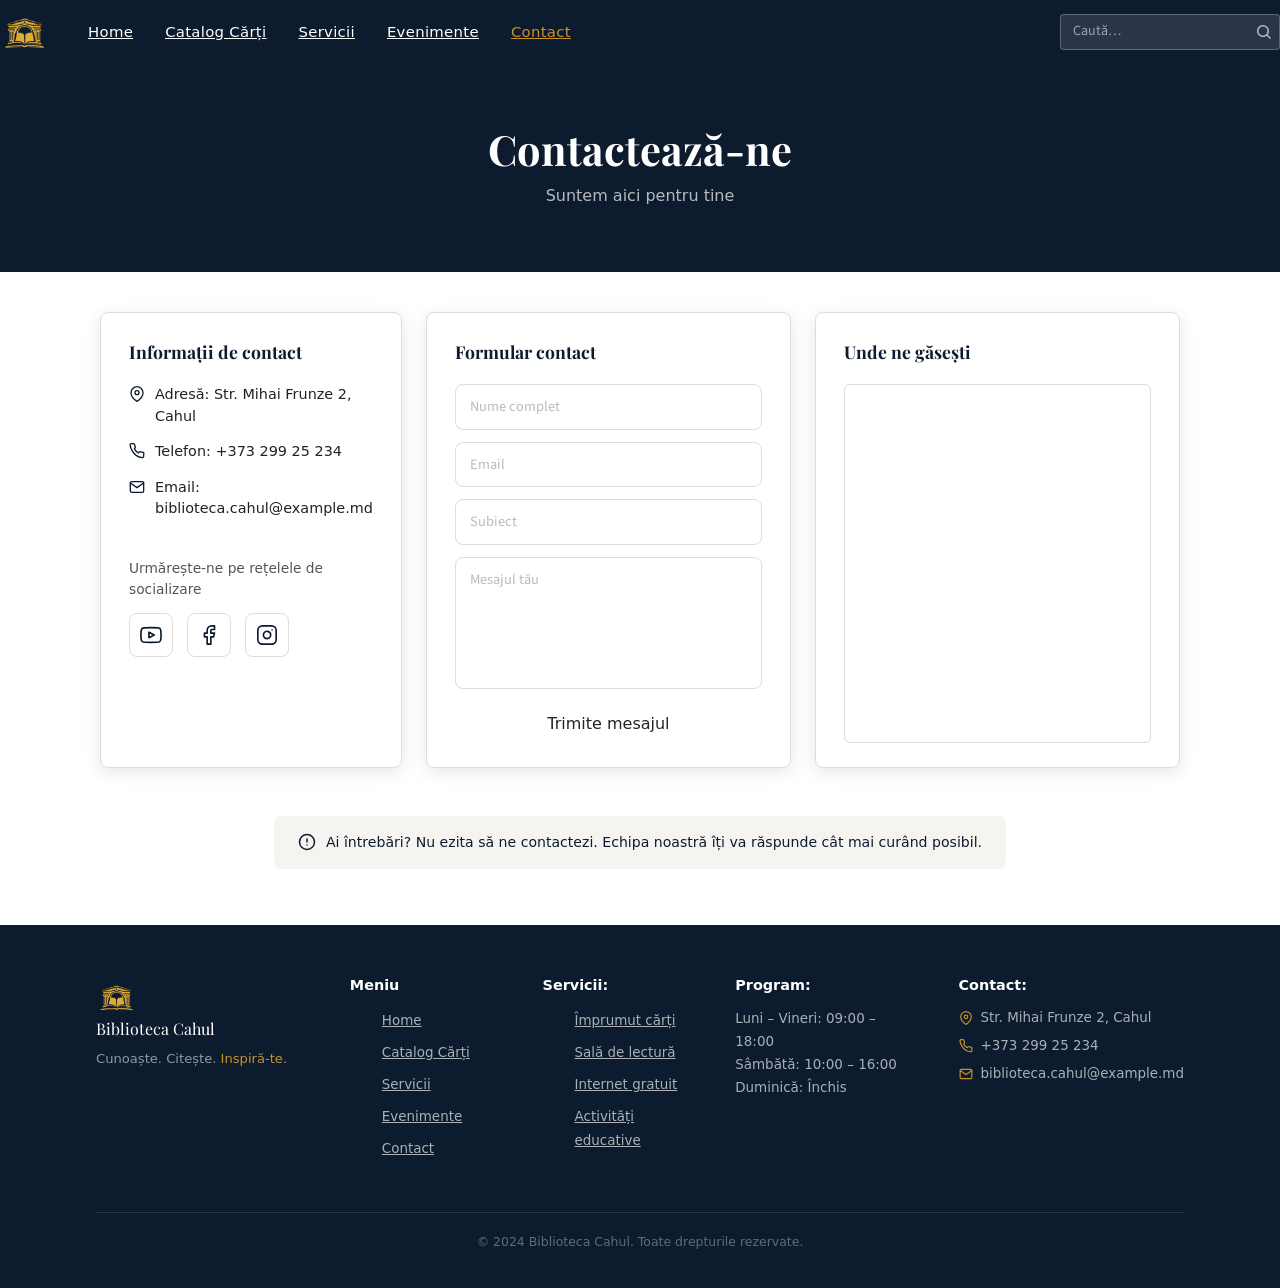
<file: contact.html>
<!DOCTYPE html>
<html lang="ro">
<head>
  <meta charset="UTF-8" />
  <meta name="viewport" content="width=device-width, initial-scale=1.0" />
  <title>Contact – Biblioteca Cahul</title>
  <link rel="stylesheet" href="css/contact.css" />
  <link href="https://cdn.jsdelivr.net/npm/bootstrap@5.3.8/dist/css/bootstrap.min.css" rel="stylesheet">
</head>
<body>

<header class="navbar">
  <a href="index.html" class="navbar__logo">
    <img src="logo-biblioteca.png" alt="Logo Biblioteca Cahul" class="navbar__logo-img" />
  </a>
  <nav class="navbar__nav">
    <a href="index.html">Home</a>
    <a href="catalog.html">Catalog Cărți</a>
    <a href="servicii.html">Servicii</a>
    <a href="evenimente.html">Evenimente</a>
    <a href="contact.html" class="nav--active">Contact</a>
  </nav>
  <div class="navbar__search">
    <input type="text" placeholder="Caută…" />
    <button aria-label="Caută">
      <svg width="15" height="15" viewBox="0 0 20 20" fill="currentColor">
        <path fill-rule="evenodd" d="M12.9 14.32a8 8 0 1 1 1.41-1.41l4.38 4.38-1.41 1.41-4.38-4.38zM8 14A6 6 0 1 0 8 2a6 6 0 0 0 0 12z" clip-rule="evenodd"/>
      </svg>
    </button>
  </div>
</header>

<section class="contact-hero">
  <h1>Contactează-ne</h1>
  <p>Suntem aici pentru tine</p>
</section>

<section class="contact-main">
  <div class="contact-grid">

    <div class="contact-card">
      <h3>Informații de contact</h3>
      <div class="contact-info-item">
        <svg width="16" height="16" viewBox="0 0 24 24" fill="none" stroke="currentColor" stroke-width="2" stroke-linecap="round" stroke-linejoin="round">
          <path d="M21 10c0 7-9 13-9 13S3 17 3 10a9 9 0 0 1 18 0z"/><circle cx="12" cy="10" r="3"/>
        </svg>
        <span>Adresă: Str. Mihai Frunze 2, Cahul</span>
      </div>
      <div class="contact-info-item">
        <svg width="16" height="16" viewBox="0 0 24 24" fill="none" stroke="currentColor" stroke-width="2" stroke-linecap="round" stroke-linejoin="round">
          <path d="M22 16.92v3a2 2 0 0 1-2.18 2 19.79 19.79 0 0 1-8.63-3.07A19.5 19.5 0 0 1 4.69 11.5a19.79 19.79 0 0 1-3.07-8.67A2 2 0 0 1 3.6 1h3a2 2 0 0 1 2 1.72c.127.96.361 1.903.7 2.81a2 2 0 0 1-.45 2.11L8.09 8.91a16 16 0 0 0 6 6l1.27-1.27a2 2 0 0 1 2.11-.45c.907.339 1.85.573 2.81.7A2 2 0 0 1 22 16.92z"/>
        </svg>
        <span>Telefon: +373 299 25 234</span>
      </div>
      <div class="contact-info-item">
        <svg width="16" height="16" viewBox="0 0 24 24" fill="none" stroke="currentColor" stroke-width="2" stroke-linecap="round" stroke-linejoin="round">
          <path d="M4 4h16c1.1 0 2 .9 2 2v12c0 1.1-.9 2-2 2H4c-1.1 0-2-.9-2-2V6c0-1.1.9-2 2-2z"/><polyline points="22,6 12,13 2,6"/>
        </svg>
        <span>Email: biblioteca.cahul@example.md</span>
      </div>
      <div class="contact-social-section">
        <p class="contact-social-label">Urmărește-ne pe rețelele de socializare</p>
        <div class="contact-social-icons">
          <a href="#" aria-label="YouTube" class="social-icon">
            <svg width="22" height="22" viewBox="0 0 24 24" fill="none" stroke="currentColor" stroke-width="1.8" stroke-linecap="round" stroke-linejoin="round">
              <path d="M22.54 6.42a2.78 2.78 0 0 0-1.95-1.97C18.88 4 12 4 12 4s-6.88 0-8.59.45A2.78 2.78 0 0 0 1.46 6.42 29 29 0 0 0 1 12a29 29 0 0 0 .46 5.58A2.78 2.78 0 0 0 3.41 19.6C5.12 20 12 20 12 20s6.88 0 8.59-.4a2.78 2.78 0 0 0 1.95-1.97A29 29 0 0 0 23 12a29 29 0 0 0-.46-5.58z"/>
              <polygon points="9.75 15.02 15.5 12 9.75 8.98 9.75 15.02"/>
            </svg>
          </a>
          <a href="#" aria-label="Facebook" class="social-icon">
            <svg width="22" height="22" viewBox="0 0 24 24" fill="none" stroke="currentColor" stroke-width="1.8" stroke-linecap="round" stroke-linejoin="round">
              <path d="M18 2h-3a5 5 0 0 0-5 5v3H7v4h3v8h4v-8h3l1-4h-4V7a1 1 0 0 1 1-1h3z"/>
            </svg>
          </a>
          <a href="#" aria-label="Instagram" class="social-icon">
            <svg width="22" height="22" viewBox="0 0 24 24" fill="none" stroke="currentColor" stroke-width="1.8" stroke-linecap="round" stroke-linejoin="round">
              <rect x="2" y="2" width="20" height="20" rx="5" ry="5"/>
              <path d="M16 11.37A4 4 0 1 1 12.63 8 4 4 0 0 1 16 11.37z"/>
              <line x1="17.5" y1="6.5" x2="17.51" y2="6.5"/>
            </svg>
          </a>
        </div>
      </div>
    </div>

    <div class="contact-card">
  <h3>Formular contact</h3>

  <form
    action="https://api.sheetmonkey.io/form/x7144aUy2bgkZtvPmqAtgN"
    method="POST"
    class="contact-form"
  >

    <input
      type="text"
      name="Nume"
      placeholder="Nume complet"
      class="contact-input"
      required
    />

    <input
      type="email"
      name="Email"
      placeholder="Email"
      class="contact-input"
      required
    />

    <input
      type="text"
      name="Subiect"
      placeholder="Subiect"
      class="contact-input"
      required
    />

    <textarea
      name="Mesaj"
      placeholder="Mesajul tău"
      class="contact-textarea"
      rows="5"
      required
    ></textarea>

    <input
      type="hidden"
      name="Pagina"
      value="Contact"
    />

    <button type="submit" class="btn btn--navy contact-submit">
      Trimite mesajul
    </button>

  </form>
</div>

    <div class="contact-card contact-card--map">
      <h3>Unde ne găsești</h3>
      <div class="contact-map">
        <iframe
          title="Biblioteca Cahul pe hartă"
          src="https://www.google.com/maps/embed?pb=!1m18!1m12!1m3!1d2756.1!2d28.1939!3d45.9041!2m3!1f0!2f0!3f0!3m2!1i1024!2i768!4f13.1!3m3!1m2!1s0x40b6e0c5c5c5c5c5%3A0x0!2sStr.+Mihai+Frunze+2%2C+Cahul!5e0!3m2!1sro!2smd!4v1700000000000"
          width="100%" height="100%" style="border:0;"
          allowfullscreen="" loading="lazy" referrerpolicy="no-referrer-when-downgrade">
        </iframe>
      </div>
    </div>

  </div>
</section>

<div class="contact-banner">
  <div class="contact-banner-inner">
    <svg width="18" height="18" viewBox="0 0 24 24" fill="none" stroke="currentColor" stroke-width="2" stroke-linecap="round" stroke-linejoin="round">
      <circle cx="12" cy="12" r="10"/><line x1="12" y1="8" x2="12" y2="12"/><line x1="12" y1="16" x2="12.01" y2="16"/>
    </svg>
    <span>Ai întrebări? Nu ezita să ne contactezi. Echipa noastră îți va răspunde cât mai curând posibil.</span>
  </div>
</div>

<footer>
  <div class="footer__inner">
    <div class="footer__brand">
      <div class="logo-text">
        <img src="logo-biblioteca.png" alt="Logo" style="width:40px;height:40px;object-fit:contain;vertical-align:middle;margin-right:8px;border-radius:4px;">
        Biblioteca Cahul
      </div>
      <div class="tagline">Cunoaște. Citește. <span>Inspiră-te.</span></div>
    </div>
    <div class="footer__col">
      <h4>Meniu</h4>
      <ul>
        <li><a href="index.html">Home</a></li>
        <li><a href="catalog.html">Catalog Cărți</a></li>
        <li><a href="servicii.html">Servicii</a></li>
        <li><a href="evenimente.html">Evenimente</a></li>
        <li><a href="contact.html">Contact</a></li>
      </ul>
    </div>
    <div class="footer__col">
      <h4>Servicii:</h4>
      <ul>
        <li><a href="#">Împrumut cărți</a></li>
        <li><a href="#">Sală de lectură</a></li>
        <li><a href="#">Internet gratuit</a></li>
        <li><a href="#">Activități educative</a></li>
      </ul>
    </div>
    <div class="footer__col">
      <h4>Program:</h4>
      <p>
        Luni – Vineri: 09:00 – 18:00<br>
        Sâmbătă: 10:00 – 16:00<br>
        Duminică: Închis
      </p>
    </div>
    <div class="footer__col">
      <h4>Contact:</h4>
      <div class="contact-item">
        <svg width="14" height="14" viewBox="0 0 24 24" fill="none" stroke="#c8922a" stroke-width="2" stroke-linecap="round" stroke-linejoin="round">
          <path d="M21 10c0 7-9 13-9 13S3 17 3 10a9 9 0 0 1 18 0z"/><circle cx="12" cy="10" r="3"/>
        </svg>
        Str. Mihai Frunze 2, Cahul
      </div>
      <div class="contact-item">
        <svg width="14" height="14" viewBox="0 0 24 24" fill="none" stroke="#c8922a" stroke-width="2" stroke-linecap="round" stroke-linejoin="round">
          <path d="M22 16.92v3a2 2 0 0 1-2.18 2 19.79 19.79 0 0 1-8.63-3.07A19.5 19.5 0 0 1 4.69 11.5a19.79 19.79 0 0 1-3.07-8.67A2 2 0 0 1 3.6 1h3a2 2 0 0 1 2 1.72c.127.96.361 1.903.7 2.81a2 2 0 0 1-.45 2.11L8.09 8.91a16 16 0 0 0 6 6l1.27-1.27a2 2 0 0 1 2.11-.45c.907.339 1.85.573 2.81.7A2 2 0 0 1 22 16.92z"/>
        </svg>
        +373 299 25 234
      </div>
      <div class="contact-item">
        <svg width="14" height="14" viewBox="0 0 24 24" fill="none" stroke="#c8922a" stroke-width="2" stroke-linecap="round" stroke-linejoin="round">
          <path d="M4 4h16c1.1 0 2 .9 2 2v12c0 1.1-.9 2-2 2H4c-1.1 0-2-.9-2-2V6c0-1.1.9-2 2-2z"/><polyline points="22,6 12,13 2,6"/>
        </svg>
        biblioteca.cahul@example.md
      </div>
    </div>
  </div>
  <div class="footer__bottom">
    © 2024 Biblioteca Cahul. Toate drepturile rezervate.
  </div>
</footer>

</body>
</html>
</file>
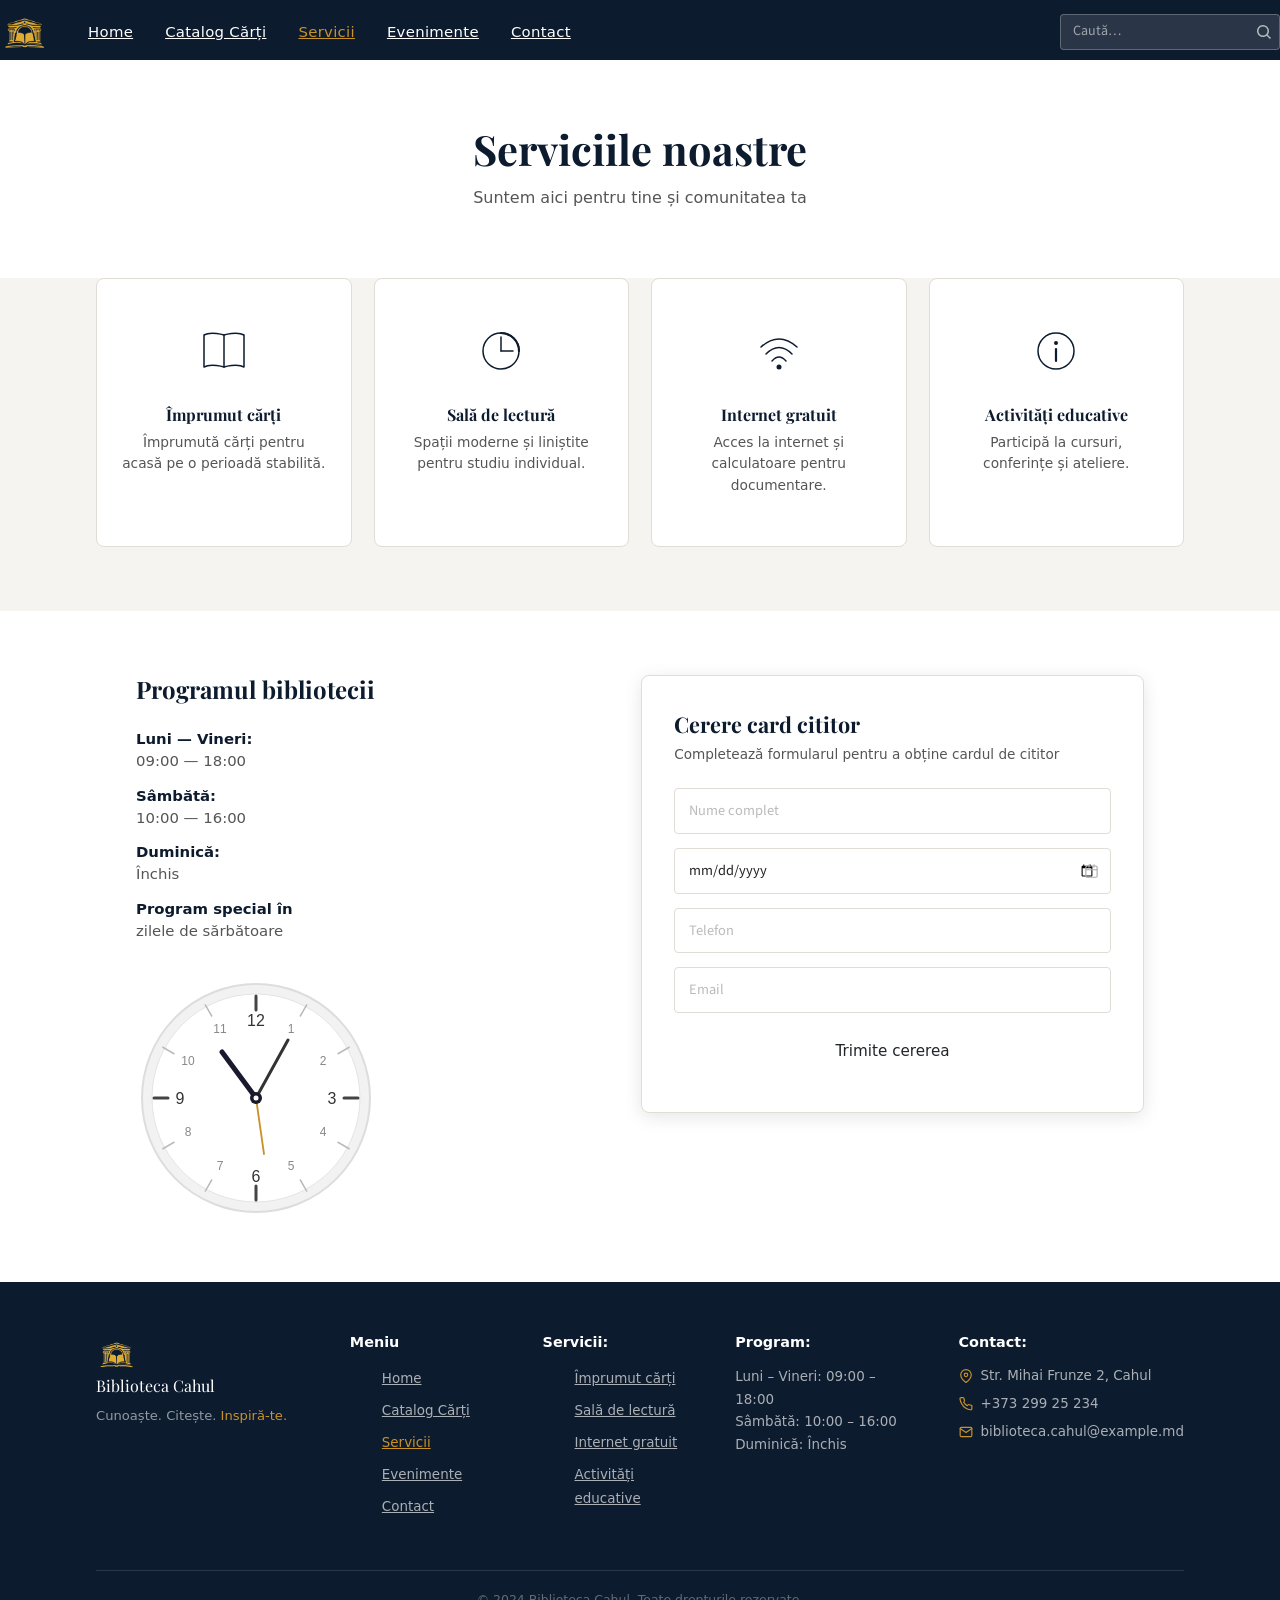
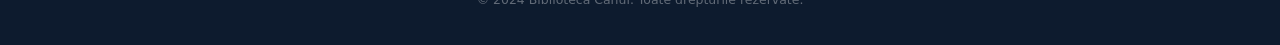
<file: servicii.html>
<!DOCTYPE html>
<html lang="ro">

<head>
  <meta charset="UTF-8" />
  <meta name="viewport" content="width=device-width, initial-scale=1.0" />
  <title>Servicii – Biblioteca Cahul</title>
  <link rel="stylesheet" href="css/servicii.css" />
  <link href="https://cdn.jsdelivr.net/npm/bootstrap@5.3.8/dist/css/bootstrap.min.css" rel="stylesheet">
</head>

<body>

  <header class="navbar">

    <a href="#" class="navbar__logo">
      <img src="logo-biblioteca.png" alt="Logo Biblioteca Cahul" class="navbar__logo-img" />
    </a>

    <nav class="navbar__nav">
      <a href="index.html">Home</a>
      <a href="catalog.html">Catalog Cărți</a>
      <a href="servicii.html" class="active">Servicii</a>
      <a href="evenimente.html">Evenimente</a>
      <a href="contact.html">Contact</a>
    </nav>

    <div class="navbar__search">
      <input type="text" placeholder="Caută…" />
      <button aria-label="Caută">
        <svg width="15" height="15" viewBox="0 0 20 20" fill="currentColor">
          <path fill-rule="evenodd"
            d="M12.9 14.32a8 8 0 1 1 1.41-1.41l4.38 4.38-1.41 1.41-4.38-4.38zM8 14A6 6 0 1 0 8 2a6 6 0 0 0 0 12z"
            clip-rule="evenodd" />
        </svg>
      </button>
    </div>

  </header>

  <section class="page-hero">
    <h1>Serviciile noastre</h1>
    <p>Suntem aici pentru tine și comunitatea ta</p>
  </section>

  <section class="services">
    <div class="services__grid">

      <div class="service-card">
        <div class="service-card__icon">
          <svg viewBox="0 0 52 52" xmlns="http://www.w3.org/2000/svg">
            <path d="M26 10 C26 10 13 6 6 10 L6 42 C13 38 26 42 26 42 C26 42 39 38 46 42 L46 10 C39 6 26 10 26 10Z" />
            <line x1="26" y1="10" x2="26" y2="42" />
          </svg>
        </div>
        <h3>Împrumut cărți</h3>
        <p>Împrumută cărți pentru acasă pe o perioadă stabilită.</p>
      </div>

      <div class="service-card">
        <div class="service-card__icon">
          <svg viewBox="0 0 52 52" xmlns="http://www.w3.org/2000/svg">
            <circle cx="26" cy="26" r="18" />
            <path d="M26 26 L26 12" />
            <path d="M26 26 L38 26" />
            <path d="M26 8 A18 18 0 0 1 44 26" stroke-width="2.2" />
          </svg>
        </div>
        <h3>Sală de lectură</h3>
        <p>Spații moderne și liniștite pentru studiu individual.</p>
      </div>

      <div class="service-card">
        <div class="service-card__icon">
          <svg viewBox="0 0 52 52" xmlns="http://www.w3.org/2000/svg">
            <path d="M8 22 Q26 6 44 22" stroke-linecap="round" />
            <path d="M13 29 Q26 16 39 29" stroke-linecap="round" />
            <path d="M19 36 Q26 28 33 36" stroke-linecap="round" />
            <circle cx="26" cy="42" r="2.5" fill="#0d1b2e" stroke="none" />
          </svg>
        </div>
        <h3>Internet gratuit</h3>
        <p>Acces la internet și calculatoare pentru documentare.</p>
      </div>

      <div class="service-card">
        <div class="service-card__icon">
          <svg viewBox="0 0 52 52" xmlns="http://www.w3.org/2000/svg">
            <circle cx="26" cy="26" r="18" />
            <line x1="26" y1="24" x2="26" y2="36" stroke-width="2.2" stroke-linecap="round" />
            <circle cx="26" cy="18" r="2" fill="#0d1b2e" stroke="none" />
          </svg>
        </div>
        <h3>Activități educative</h3>
        <p>Participă la cursuri, conferințe și ateliere.</p>
      </div>

    </div>
  </section>

  <div class="schedule-form">

    <div class="schedule">
      <h2>Programul bibliotecii</h2>
      <div class="schedule__list">
        <div class="schedule__item">
          <span class="day">Luni — Vineri:</span>
          <span class="hours">09:00 — 18:00</span>
        </div>
        <div class="schedule__item">
          <span class="day">Sâmbătă:</span>
          <span class="hours">10:00 — 16:00</span>
        </div>
        <div class="schedule__item">
          <span class="day">Duminică:</span>
          <span class="hours">Închis</span>
        </div>
        <div class="schedule__item">
          <span class="day">Program special în</span>
          <span class="hours">zilele de sărbătoare</span>
        </div>
      </div>

      <svg class="schedule__clock" viewBox="0 0 240 240" xmlns="http://www.w3.org/2000/svg">
        <circle cx="120" cy="120" r="114" fill="#f2f2f2" stroke="#ddd" stroke-width="2" />
        <circle cx="120" cy="120" r="104" fill="#fff" stroke="#e4e4e4" stroke-width="1" />
        <line x1="120" y1="18" x2="120" y2="32" stroke="#444" stroke-width="3" stroke-linecap="round" />
        <line x1="222" y1="120" x2="208" y2="120" stroke="#444" stroke-width="3" stroke-linecap="round" />
        <line x1="120" y1="222" x2="120" y2="208" stroke="#444" stroke-width="3" stroke-linecap="round" />
        <line x1="18" y1="120" x2="32" y2="120" stroke="#444" stroke-width="3" stroke-linecap="round" />
        <line x1="171" y1="26.4" x2="164" y2="38.5" stroke="#bbb" stroke-width="1.5" />
        <line x1="213.6" y1="69" x2="201.5" y2="76" stroke="#bbb" stroke-width="1.5" />
        <line x1="213.6" y1="171" x2="201.5" y2="164" stroke="#bbb" stroke-width="1.5" />
        <line x1="171" y1="213.6" x2="164" y2="201.5" stroke="#bbb" stroke-width="1.5" />
        <line x1="69" y1="213.6" x2="76" y2="201.5" stroke="#bbb" stroke-width="1.5" />
        <line x1="26.4" y1="171" x2="38.5" y2="164" stroke="#bbb" stroke-width="1.5" />
        <line x1="26.4" y1="69" x2="38.5" y2="76" stroke="#bbb" stroke-width="1.5" />
        <line x1="69" y1="26.4" x2="76" y2="38.5" stroke="#bbb" stroke-width="1.5" />

        <text x="120" y="48" text-anchor="middle" font-size="16" font-family="Arial" fill="#333">12</text>
        <text x="196" y="126" text-anchor="middle" font-size="16" font-family="Arial" fill="#333">3</text>
        <text x="120" y="204" text-anchor="middle" font-size="16" font-family="Arial" fill="#333">6</text>
        <text x="44" y="126" text-anchor="middle" font-size="16" font-family="Arial" fill="#333">9</text>
        <text x="155" y="55" text-anchor="middle" font-size="12" font-family="Arial" fill="#888">1</text>
        <text x="187" y="87" text-anchor="middle" font-size="12" font-family="Arial" fill="#888">2</text>
        <text x="187" y="158" text-anchor="middle" font-size="12" font-family="Arial" fill="#888">4</text>
        <text x="155" y="192" text-anchor="middle" font-size="12" font-family="Arial" fill="#888">5</text>
        <text x="84" y="192" text-anchor="middle" font-size="12" font-family="Arial" fill="#888">7</text>
        <text x="52" y="158" text-anchor="middle" font-size="12" font-family="Arial" fill="#888">8</text>
        <text x="52" y="87" text-anchor="middle" font-size="12" font-family="Arial" fill="#888">10</text>
        <text x="84" y="55" text-anchor="middle" font-size="12" font-family="Arial" fill="#888">11</text>

        <line x1="120" y1="120" x2="86" y2="74" stroke="#1a1a2e" stroke-width="5" stroke-linecap="round" />

        <line x1="120" y1="120" x2="152" y2="62" stroke="#333" stroke-width="3" stroke-linecap="round" />

        <line x1="120" y1="120" x2="128" y2="176" stroke="#c8922a" stroke-width="1.8" stroke-linecap="round" />

        <circle cx="120" cy="120" r="6" fill="#1a1a2e" />
        <circle cx="120" cy="120" r="2.5" fill="#fff" />
      </svg>
    </div>

    <form class="reader-form" action="https://api.sheetmonkey.io/form/x7144aUy2bgkZtvPmqAtgN" method="POST">
      <h2>Cerere card cititor</h2>

      <p class="sub">
        Completează formularul pentru a obține cardul de cititor
      </p>

      <div class="field">
        <input type="text" name="Nume complet" placeholder="Nume complet" required />
      </div>

      <div class="field">
        <input type="date" name="Data nașterii" required />

        <span class="field__cal">
          <svg viewBox="0 0 24 24">
            <rect x="3" y="4" width="18" height="18" rx="2" />
            <line x1="16" y1="2" x2="16" y2="6" />
            <line x1="8" y1="2" x2="8" y2="6" />
            <line x1="3" y1="10" x2="21" y2="10" />
          </svg>
        </span>
      </div>

      <div class="field">
        <input type="tel" name="Telefon" placeholder="Telefon" required />
      </div>

      <div class="field">
        <input type="email" name="Email" placeholder="Email" required />
      </div>

      <input type="hidden" name="Tip formular" value="Cerere card cititor" />

      <button type="submit" class="btn btn--gold">
        Trimite cererea
      </button>
    </form>

  </div>

  <footer>
    <div class="footer__inner">
      <div class="footer__brand">
        <div class="logo-text">
          <img src="logo-biblioteca.png" alt="Logo"
            style="width:40px;height:40px;object-fit:contain;vertical-align:middle;margin-right:8px;border-radius:4px;">
          Biblioteca Cahul
        </div>
        <div class="tagline">Cunoaște. Citește. <span>Inspiră-te.</span></div>
      </div>
      <div class="footer__col">
        <h4>Meniu</h4>
        <ul>
          <li><a href="index.html">Home</a></li>
          <li><a href="catalog.html">Catalog Cărți</a></li>
          <li><a href="servicii.html" class="active">Servicii</a></li>
          <li><a href="evenimente.html">Evenimente</a></li>
          <li><a href="contact.html">Contact</a></li>
        </ul>
      </div>
      <div class="footer__col">
        <h4>Servicii:</h4>
        <ul>
          <li><a href="#">Împrumut cărți</a></li>
          <li><a href="#">Sală de lectură</a></li>
          <li><a href="#">Internet gratuit</a></li>
          <li><a href="#">Activități educative</a></li>
        </ul>
      </div>
      <div class="footer__col">
        <h4>Program:</h4>
        <p>
          Luni – Vineri: 09:00 – 18:00<br>
          Sâmbătă: 10:00 – 16:00<br>
          Duminică: Închis
        </p>
      </div>
      <div class="footer__col">
        <h4>Contact:</h4>
        <div class="contact-item">
          <svg width="14" height="14" viewBox="0 0 24 24" fill="none" stroke="#c8922a" stroke-width="2"
            stroke-linecap="round" stroke-linejoin="round">
            <path d="M21 10c0 7-9 13-9 13S3 17 3 10a9 9 0 0 1 18 0z" />
            <circle cx="12" cy="10" r="3" />
          </svg>
          Str. Mihai Frunze 2, Cahul
        </div>
        <div class="contact-item">
          <svg width="14" height="14" viewBox="0 0 24 24" fill="none" stroke="#c8922a" stroke-width="2"
            stroke-linecap="round" stroke-linejoin="round">
            <path
              d="M22 16.92v3a2 2 0 0 1-2.18 2 19.79 19.79 0 0 1-8.63-3.07A19.5 19.5 0 0 1 4.69 11.5a19.79 19.79 0 0 1-3.07-8.67A2 2 0 0 1 3.6 1h3a2 2 0 0 1 2 1.72c.127.96.361 1.903.7 2.81a2 2 0 0 1-.45 2.11L8.09 8.91a16 16 0 0 0 6 6l1.27-1.27a2 2 0 0 1 2.11-.45c.907.339 1.85.573 2.81.7A2 2 0 0 1 22 16.92z" />
          </svg>
          +373 299 25 234
        </div>
        <div class="contact-item">
          <svg width="14" height="14" viewBox="0 0 24 24" fill="none" stroke="#c8922a" stroke-width="2"
            stroke-linecap="round" stroke-linejoin="round">
            <path d="M4 4h16c1.1 0 2 .9 2 2v12c0 1.1-.9 2-2 2H4c-1.1 0-2-.9-2-2V6c0-1.1.9-2 2-2z" />
            <polyline points="22,6 12,13 2,6" />
          </svg>
          biblioteca.cahul@example.md
        </div>
      </div>
    </div>
    <div class="footer__bottom">
      © 2024 Biblioteca Cahul. Toate drepturile rezervate.
    </div>
  </footer>

</body>

</html>
</file>
<file: css/contact.css>
@import url('https://fonts.googleapis.com/css2?family=Playfair+Display:wght@400;700&family=Source+Sans+3:wght@300;400;600;700&display=swap');

:root {
  --navy:    #0d1b2e;
  --gold:    #c8922a;
  --gold-lt: #d4a843;
  --white:   #ffffff;
  --off-white: #f5f4f0;
  --text:    #222222;
  --muted:   #555555;
  --border:  #e0ddd6;
  --radius:  8px;
  --shadow:  0 4px 18px rgba(0,0,0,.10);
  --font-display: 'Playfair Display', Georgia, serif;
  --font-body:    'Source Sans 3', sans-serif;
}

*, *::before, *::after { box-sizing: border-box; margin: 0; padding: 0; }
html { scroll-behavior: smooth; }
body {
  font-family: var(--font-body);
  color: var(--text);
  background: var(--white);
  line-height: 1.6;
  display: flex;
  flex-direction: column;
  min-height: 100vh;
}
img { display: block; width: 100%; height: auto; }
a   { text-decoration: none; color: inherit; }
ul  { list-style: none; }

.navbar {
  background: var(--navy);
  position: sticky;
  top: 0;
  z-index: 100;
  padding: 0 48px;
  display: flex;
  align-items: center;
  gap: 40px;
  height: 60px;
}
.navbar__logo {
  display: flex;
  align-items: center;
  flex-shrink: 0;
}
.navbar__logo-img {
  width: 48px;
  height: 48px;
  object-fit: contain;
  border-radius: 4px;
}
.navbar__nav {
  display: flex;
  gap: 32px;
  flex: 1;
}
.navbar__nav a {
  color: var(--white);
  font-size: .93rem;
  font-weight: 400;
  letter-spacing: .02em;
  transition: color .2s;
}
.navbar__nav a:hover       { color: var(--gold); }
.navbar__nav a.nav--active { color: var(--gold); }

.navbar__search {
  position: relative;
  margin-left: auto;
}
.navbar__search input {
  background: rgba(255,255,255,.12);
  border: 1px solid rgba(255,255,255,.25);
  border-radius: 4px;
  padding: 6px 36px 6px 12px;
  color: var(--white);
  font-family: var(--font-body);
  font-size: .88rem;
  width: 220px;
  outline: none;
  transition: border-color .2s;
}
.navbar__search input::placeholder { color: rgba(255,255,255,.55); }
.navbar__search input:focus         { border-color: var(--gold); }
.navbar__search button {
  position: absolute;
  right: 8px; top: 50%;
  transform: translateY(-50%);
  background: none; border: none; cursor: pointer;
  color: rgba(255,255,255,.65);
  line-height: 1;
}
.navbar__search button:hover { color: var(--gold); }

.btn {
  display: inline-block;
  padding: 11px 28px;
  border-radius: 4px;
  font-family: var(--font-body);
  font-size: .95rem;
  font-weight: 600;
  cursor: pointer;
  transition: background .2s, color .2s;
  border: none;
}
.btn--navy     { background: var(--navy); color: var(--white); }
.btn--navy:hover { background: #162540; }

.contact-hero {
  background: var(--navy);
  text-align: center;
  padding: 64px 24px 48px;
}
.contact-hero h1 {
  font-family: var(--font-display);
  font-size: 2.6rem;
  font-weight: 700;
  color: var(--white);
  margin-bottom: 10px;
}
.contact-hero p {
  font-size: 1rem;
  color: rgba(255,255,255,.7);
}

.contact-main {
  max-width: 1200px;
  margin: 0 auto;
  padding: 40px 60px 48px;
  flex: 1;
  width: 100%;
}
.contact-grid {
  display: grid;
  grid-template-columns: 1fr 1.35fr 1.35fr;
  gap: 24px;
  align-items: stretch;
}

.contact-card {
  background: var(--white);
  border: 1px solid var(--border);
  border-radius: var(--radius);
  padding: 28px 28px 24px;
  box-shadow: var(--shadow);
  display: flex;
  flex-direction: column;
}
.contact-card h3 {
  font-family: var(--font-display);
  font-size: 1.1rem;
  font-weight: 700;
  color: var(--navy);
  margin-bottom: 22px;
}

.contact-info-item {
  display: flex;
  align-items: flex-start;
  gap: 10px;
  font-size: .9rem;
  color: var(--text);
  margin-bottom: 14px;
  line-height: 1.5;
}
.contact-info-item svg {
  flex-shrink: 0;
  margin-top: 2px;
  color: var(--navy);
}

.contact-social-section { margin-top: 24px; }
.contact-social-label {
  font-size: .86rem;
  color: var(--muted);
  margin-bottom: 14px;
}
.contact-social-icons { display: flex; gap: 14px; }
.social-icon {
  display: flex;
  align-items: center;
  justify-content: center;
  width: 44px;
  height: 44px;
  border: 1.5px solid var(--border);
  border-radius: var(--radius);
  color: var(--navy);
  transition: border-color .2s, color .2s, background .2s;
}
.social-icon:hover {
  border-color: var(--navy);
  background: var(--navy);
  color: var(--white);
}

.contact-form {
  display: flex;
  flex-direction: column;
  gap: 12px;
  flex: 1;
}
.contact-input,
.contact-textarea {
  width: 100%;
  padding: 11px 14px;
  border: 1.5px solid var(--border);
  border-radius: var(--radius);
  font-family: var(--font-body);
  font-size: .9rem;
  color: var(--text);
  background: var(--white);
  outline: none;
  transition: border-color .2s;
  resize: none;
}
.contact-input::placeholder,
.contact-textarea::placeholder { color: #bbb; }
.contact-input:focus,
.contact-textarea:focus { border-color: var(--navy); }

.contact-submit {
  margin-top: 4px;
  align-self: center;
  padding: 11px 36px;
  font-size: .93rem;
}

.contact-card--map { min-height: 380px; }
.contact-map {
  flex: 1;
  border-radius: calc(var(--radius) - 2px);
  overflow: hidden;
  border: 1px solid var(--border);
  min-height: 260px;
}
.contact-map iframe {
  display: block;
  width: 100%;
  height: 100%;
  min-height: 260px;
}

.contact-banner {
  max-width: 1200px;
  margin: 0 auto 56px;
  padding: 0 60px;
}
.contact-banner-inner {
  display: flex;
  align-items: center;
  gap: 10px;
  background: var(--off-white);
  border-radius: var(--radius);
  padding: 16px 24px;
  font-size: .88rem;
  color: var(--navy);
}
.contact-banner-inner svg { flex-shrink: 0; }

footer {
  background: var(--navy);
  color: rgba(255,255,255,.8);
  padding: 52px 96px 36px;
  margin-top: auto;
}
.footer__inner {
  display: grid;
  grid-template-columns: 1.4fr 1fr 1fr 1.2fr 1.4fr;
  gap: 40px;
  max-width: 1200px;
  margin: 0 auto;
}
.footer__brand .logo-text {
  font-family: var(--font-display);
  color: var(--white);
  font-size: 1rem;
  margin-bottom: 8px;
}
.footer__brand .tagline {
  font-size: .82rem;
  color: rgba(255,255,255,.55);
}
.footer__brand .tagline span { color: var(--gold); }
.footer__col h4 {
  font-size: .9rem;
  font-weight: 700;
  color: var(--white);
  margin-bottom: 14px;
}
.footer__col ul li { margin-bottom: 8px; }
.footer__col ul li a {
  font-size: .84rem;
  color: rgba(255,255,255,.65);
  transition: color .2s;
}
.footer__col ul li a:hover { color: var(--gold); }
.footer__col p {
  font-size: .84rem;
  color: rgba(255,255,255,.65);
  line-height: 1.7;
}
.contact-item {
  display: flex;
  align-items: flex-start;
  gap: 8px;
  font-size: .84rem;
  color: rgba(255,255,255,.65);
  margin-bottom: 8px;
}
.contact-item svg { flex-shrink: 0; margin-top: 3px; }
.footer__bottom {
  max-width: 1200px;
  margin: 36px auto 0;
  padding-top: 20px;
  border-top: 1px solid rgba(255,255,255,.12);
  text-align: center;
  font-size: .78rem;
  color: rgba(255,255,255,.35);
}

@media (max-width: 1024px) {
  .navbar          { padding: 0 24px; gap: 20px; }
  .contact-main    { padding: 28px 24px 40px; }
  .contact-banner  { padding: 0 24px; margin-bottom: 40px; }
  .contact-grid    { grid-template-columns: 1fr 1fr; }
  .contact-card--map { grid-column: 1 / -1; }
  .contact-card--map .contact-map,
  .contact-card--map .contact-map iframe { min-height: 300px; }
  footer           { padding: 44px 40px 28px; }
  .footer__inner   { grid-template-columns: 1fr 1fr; }
}
@media (max-width: 640px) {
  .navbar__nav     { display: none; }
  .contact-hero h1 { font-size: 1.9rem; }
  .contact-main    { padding: 20px 16px 32px; }
  .contact-banner  { padding: 0 16px; margin-bottom: 32px; }
  .contact-grid    { grid-template-columns: 1fr; }
  .contact-card--map { grid-column: auto; }
  footer           { padding: 36px 20px 24px; }
  .footer__inner   { grid-template-columns: 1fr; }
}
</file>
<file: css/servicii.css>
@import url('https://fonts.googleapis.com/css2?family=Playfair+Display:wght@400;700&family=Source+Sans+3:wght@300;400;600;700&display=swap');

:root {
  --navy:      #0d1b2e;
  --gold:      #c8922a;
  --gold-lt:   #d4a843;
  --white:     #ffffff;
  --off-white: #f5f4f0;
  --text:      #222222;
  --muted:     #555555;
  --border:    #e0ddd6;
  --radius:    8px;
  --shadow:    0 4px 18px rgba(0,0,0,.10);
  --font-display: 'Playfair Display', Georgia, serif;
  --font-body:    'Source Sans 3', sans-serif;
}

*, *::before, *::after { box-sizing: border-box; margin: 0; padding: 0; }
html { scroll-behavior: smooth; }
body {
  font-family: var(--font-body);
  color: var(--text);
  background: var(--white);
  line-height: 1.6;
}
img { display: block; width: 100%; height: auto; }
a   { text-decoration: none; color: inherit; }
ul  { list-style: none; }

.navbar {
  background: var(--navy);
  position: sticky;
  top: 0;
  z-index: 100;
  padding: 0 48px;
  display: flex;
  align-items: center;
  gap: 40px;
  height: 60px;
}

.navbar__logo-img {
  width: 48px;
  height: 48px;
  object-fit: contain;
  border-radius: 4px;
}
.navbar__nav {
  display: flex;
  gap: 32px;
  flex: 1;
}
.navbar__nav a {
  color: var(--white);
  font-size: .93rem;
  font-weight: 400;
  letter-spacing: .02em;
  transition: color .2s;
}
.navbar__nav a:hover,
.navbar__nav a.active { color: var(--gold); }
.navbar__search {
  position: relative;
  margin-left: auto;
}
.navbar__search input {
  background: rgba(255,255,255,.12);
  border: 1px solid rgba(255,255,255,.25);
  border-radius: 4px;
  padding: 6px 36px 6px 12px;
  color: var(--white);
  font-family: var(--font-body);
  font-size: .88rem;
  width: 220px;
  outline: none;
  transition: border-color .2s;
}
.navbar__search input::placeholder { color: rgba(255,255,255,.55); }
.navbar__search input:focus        { border-color: var(--gold); }
.navbar__search button {
  position: absolute;
  right: 8px; top: 50%;
  transform: translateY(-50%);
  background: none; border: none; cursor: pointer;
  color: rgba(255,255,255,.65);
  line-height: 1;
}
.navbar__search button:hover { color: var(--gold); }

.btn {
  display: inline-block;
  padding: 11px 28px;
  border-radius: 4px;
  font-family: var(--font-body);
  font-size: .95rem;
  font-weight: 600;
  cursor: pointer;
  transition: background .2s, color .2s;
  border: none;
}
.btn--gold  { background: var(--gold);  color: var(--white); }
.btn--gold:hover { background: var(--gold-lt); }
.btn--navy  { background: var(--navy);  color: var(--white); }
.btn--navy:hover { background: #162540; }
.btn--outline {
  background: transparent;
  color: var(--navy);
  border: 1.5px solid var(--navy);
  font-size: .82rem;
  padding: 6px 14px;
}
.btn--outline:hover { background: var(--navy); color: var(--white); }

.page-hero {
  text-align: center;
  padding: 64px 48px 52px;
  background: var(--white);
}
.page-hero h1 {
  font-family: var(--font-display);
  font-size: 2.6rem;
  font-weight: 700;
  color: var(--navy);
  margin-bottom: 12px;
}
.page-hero p {
  font-size: 1rem;
  color: var(--muted);
}

.services {
  background: var(--off-white);
  padding: 0 96px 64px;
}
.services__grid {
  display: grid;
  grid-template-columns: repeat(4, 1fr);
  gap: 22px;
}
.service-card {
  background: var(--white);
  border: 1px solid var(--border);
  border-radius: var(--radius);
  padding: 40px 24px 34px;
  text-align: center;
  transition: transform .2s, box-shadow .2s;
}
.service-card:hover {
  transform: translateY(-4px);
  box-shadow: 0 10px 32px rgba(0,0,0,.12);
}
.service-card__icon {
  width: 64px; height: 64px;
  margin: 0 auto 22px;
  display: flex;
  align-items: center;
  justify-content: center;
}
.service-card__icon svg {
  width: 52px; height: 52px;
  stroke: var(--navy);
  fill: none;
  stroke-width: 1.5;
  stroke-linecap: round;
  stroke-linejoin: round;
}
.service-card h3 {
  font-family: var(--font-display);
  font-size: 1rem;
  font-weight: 700;
  margin-bottom: 8px;
  color: var(--navy);
}
.service-card p {
  font-size: .86rem;
  color: var(--muted);
  line-height: 1.55;
}

.section-header {
  display: flex;
  align-items: center;
  justify-content: space-between;
  margin-bottom: 28px;
}
.section-header h2 {
  font-family: var(--font-display);
  font-size: 1.55rem;
  font-weight: 700;
}

.schedule-form {
  padding: 64px 96px;
  max-width: 1200px;
  margin: 0 auto;
  display: grid;
  grid-template-columns: 1fr 1.1fr;
  gap: 48px;
  align-items: start;
}

.schedule h2 {
  font-family: var(--font-display);
  font-size: 1.5rem;
  font-weight: 700;
  margin-bottom: 24px;
  color: var(--navy);
}
.schedule__list {
  display: flex;
  flex-direction: column;
  gap: 12px;
  margin-bottom: 36px;
}
.schedule__item .day {
  display: block;
  font-weight: 600;
  font-size: .93rem;
  color: var(--navy);
}
.schedule__item .hours {
  display: block;
  font-size: .93rem;
  color: var(--muted);
}
.schedule__clock {
  width: 100%;
  max-width: 240px;
}

.reader-form {
  background: var(--white);
  border: 1px solid var(--border);
  border-radius: var(--radius);
  padding: 36px 32px;
  box-shadow: var(--shadow);
}
.reader-form h2 {
  font-family: var(--font-display);
  font-size: 1.35rem;
  font-weight: 700;
  color: var(--navy);
  margin-bottom: 6px;
}
.reader-form .sub {
  font-size: .85rem;
  color: var(--muted);
  margin-bottom: 24px;
}
.field {
  position: relative;
  margin-bottom: 14px;
}
.field input {
  width: 100%;
  border: 1px solid var(--border);
  border-radius: 4px;
  padding: 11px 14px;
  font-family: var(--font-body);
  font-size: .9rem;
  color: var(--text);
  outline: none;
  transition: border-color .2s;
  background: var(--white);
}
.field input::placeholder { color: #bbb; }
.field input:focus { border-color: var(--gold); }
.field__cal {
  position: absolute;
  right: 12px; top: 50%;
  transform: translateY(-50%);
  pointer-events: none;
  display: flex;
  align-items: center;
  color: #aaa;
}
.field__cal svg {
  width: 15px; height: 15px;
  stroke: #aaa;
  fill: none;
  stroke-width: 1.8;
  stroke-linecap: round;
  stroke-linejoin: round;
}
.reader-form .btn--gold {
  display: block;
  width: 100%;
  margin-top: 8px;
  text-align: center;
  padding: 12px;
  font-size: .95rem;
}

footer {
  background: var(--navy);
  color: rgba(255,255,255,.8);
  padding: 52px 96px 36px;
}
.footer__inner {
  display: grid;
  grid-template-columns: 1.4fr 1fr 1fr 1.2fr 1.4fr;
  gap: 40px;
  max-width: 1200px;
  margin: 0 auto;
}
.footer__brand .logo-text {
  font-family: var(--font-display);
  color: var(--white);
  font-size: 1rem;
  margin-bottom: 8px;
}
.footer__brand .tagline {
  font-size: .82rem;
  color: rgba(255,255,255,.55);
}
.footer__brand .tagline span { color: var(--gold); }
.footer__col h4 {
  font-size: .9rem;
  font-weight: 700;
  color: var(--white);
  margin-bottom: 14px;
}
.footer__col ul li { margin-bottom: 8px; }
.footer__col ul li a {
  font-size: .84rem;
  color: rgba(255,255,255,.65);
  transition: color .2s;
}
.footer__col ul li a:hover,
.footer__col ul li a.active { color: var(--gold); }
.footer__col p {
  font-size: .84rem;
  color: rgba(255,255,255,.65);
  line-height: 1.7;
}
.footer__col .contact-item {
  display: flex;
  align-items: flex-start;
  gap: 8px;
  font-size: .84rem;
  color: rgba(255,255,255,.65);
  margin-bottom: 8px;
}
.footer__col .contact-item svg { flex-shrink: 0; margin-top: 3px; }
.footer__bottom {
  max-width: 1200px;
  margin: 36px auto 0;
  padding-top: 20px;
  border-top: 1px solid rgba(255,255,255,.12);
  text-align: center;
  font-size: .78rem;
  color: rgba(255,255,255,.35);
}

@media (max-width: 1024px) {
  .navbar          { padding: 0 24px; gap: 20px; }
  .services        { padding: 0 40px 52px; }
  .services__grid  { grid-template-columns: repeat(2, 1fr); }
  .schedule-form   { padding: 52px 40px; }
  footer           { padding: 44px 40px 28px; }
  .footer__inner   { grid-template-columns: 1fr 1fr; }
}
@media (max-width: 640px) {
  .navbar__nav     { display: none; }
  .page-hero       { padding: 44px 20px 36px; }
  .page-hero h1    { font-size: 2rem; }
  .services        { padding: 0 16px 40px; }
  .services__grid  { grid-template-columns: 1fr; }
  .schedule-form   { padding: 40px 20px; grid-template-columns: 1fr; }
  footer           { padding: 40px 20px 28px; }
  .footer__inner   { grid-template-columns: 1fr; }
}
</file>
